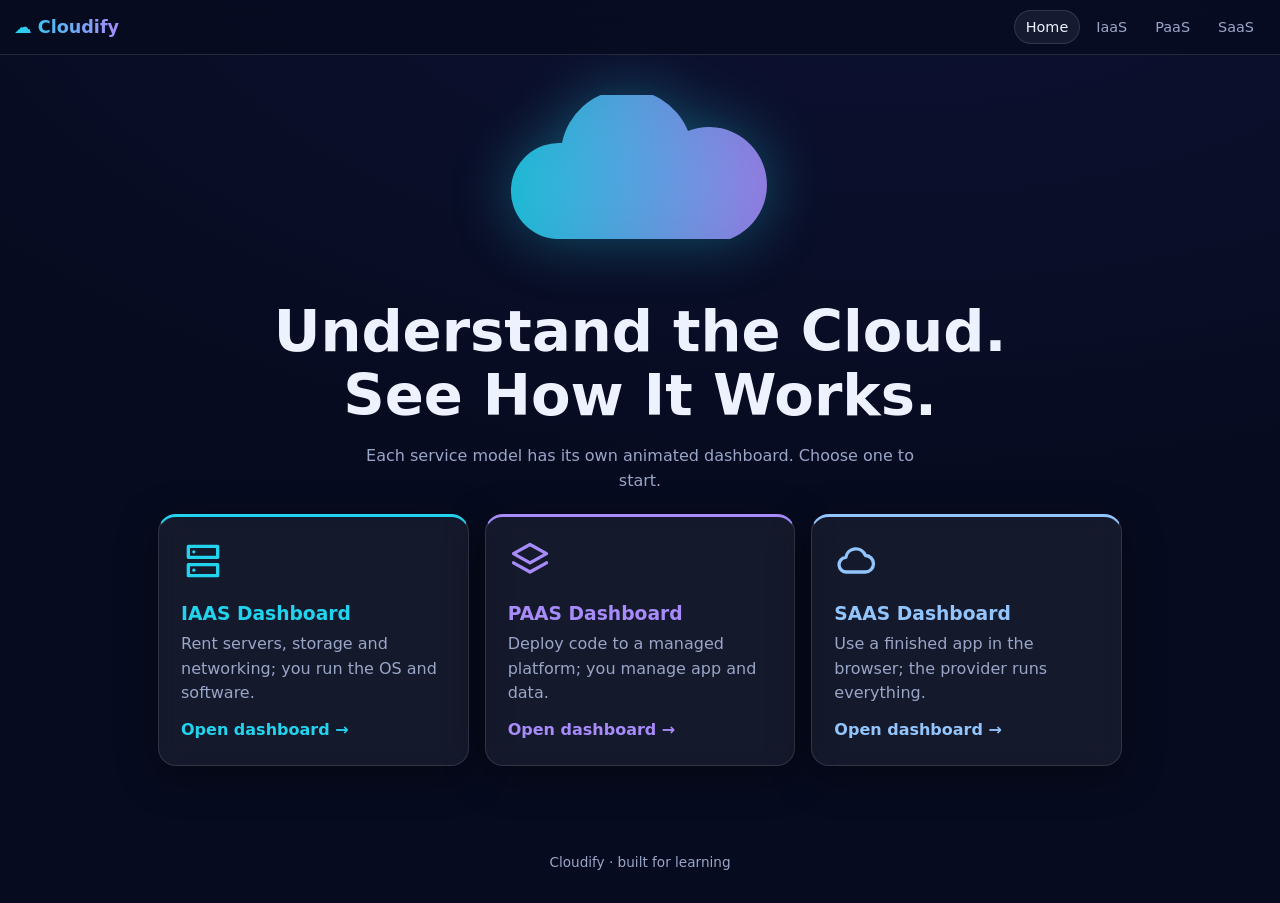
<file: index.html>
<!DOCTYPE html><html lang="en"><head><meta charset="utf-8"><meta name="viewport" content="width=device-width, initial-scale=1, viewport-fit=cover"><title>Cloudify — Interactive Cloud Computing Visualizer</title><link rel="stylesheet" href="css/style.css"></head><body><nav aria-label="Main"><b>☁ Cloudify</b><a href="index.html" class="act">Home</a><a href="iaas.html">IaaS</a><a href="paas.html">PaaS</a><a href="saas.html">SaaS</a></nav>
<section id="hero"><svg class="cloudhero" viewBox="0 0 300 150" aria-hidden="true"><defs><linearGradient id="cg" x1="0" x2="1"><stop offset="0" stop-color="#22d3ee"/><stop offset="1" stop-color="#a78bfa"/></linearGradient></defs><path d="M80 120a40 40 0 0 1 5-80 55 55 0 0 1 105-10 45 45 0 0 1 35 90z" fill="url(#cg)" opacity=".85"/></svg>
<h1 class="fade" style="animation-delay:.3s">Understand the Cloud.<br>See How It Works.</h1>
<p class="mu fade" style="animation-delay:.6s;max-width:560px;margin:0 auto">Each service model has its own animated dashboard. Choose one to start.</p>
<div class="cards fade" style="animation-delay:.9s"><a class="glass card" style="--a:#22d3ee" href="iaas.html"><svg viewBox="0 0 24 24"><path d="M4 4h16v6H4zM4 14h16v6H4zM7 7h.01M7 17h.01"/></svg><h3>IAAS Dashboard</h3><p>Rent servers, storage and networking; you run the OS and software.</p><b style="color:#22d3ee">Open dashboard →</b></a><a class="glass card" style="--a:#a78bfa" href="paas.html"><svg viewBox="0 0 24 24"><path d="M12 3l9 5-9 5-9-5zM3 13l9 5 9-5"/></svg><h3>PAAS Dashboard</h3><p>Deploy code to a managed platform; you manage app and data.</p><b style="color:#a78bfa">Open dashboard →</b></a><a class="glass card" style="--a:#93c5fd" href="saas.html"><svg viewBox="0 0 24 24"><path d="M7 18a4 4 0 0 1-.5-8 5.5 5.5 0 0 1 10.6-1A4.5 4.5 0 0 1 17 18z"/></svg><h3>SAAS Dashboard</h3><p>Use a finished app in the browser; the provider runs everything.</p><b style="color:#93c5fd">Open dashboard →</b></a></div></section><footer>Cloudify · built for learning</footer></body></html>
</file>
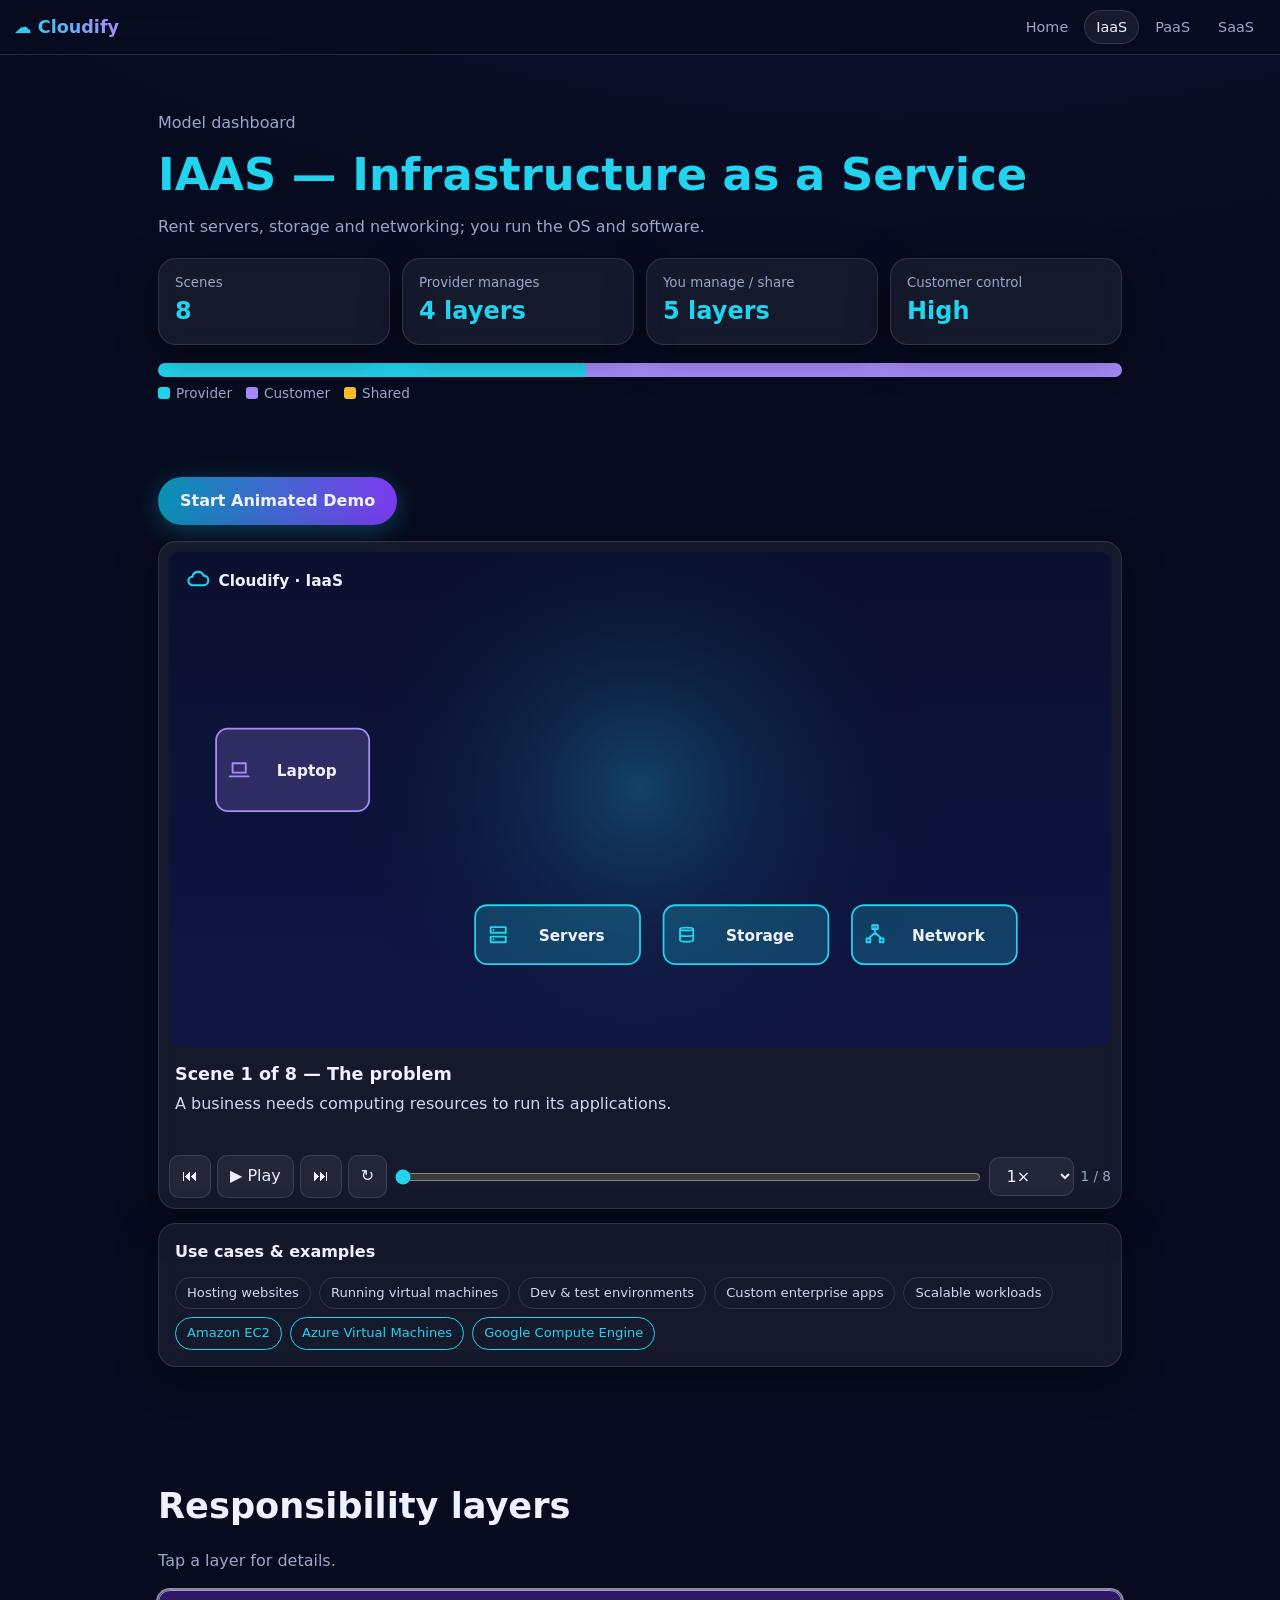
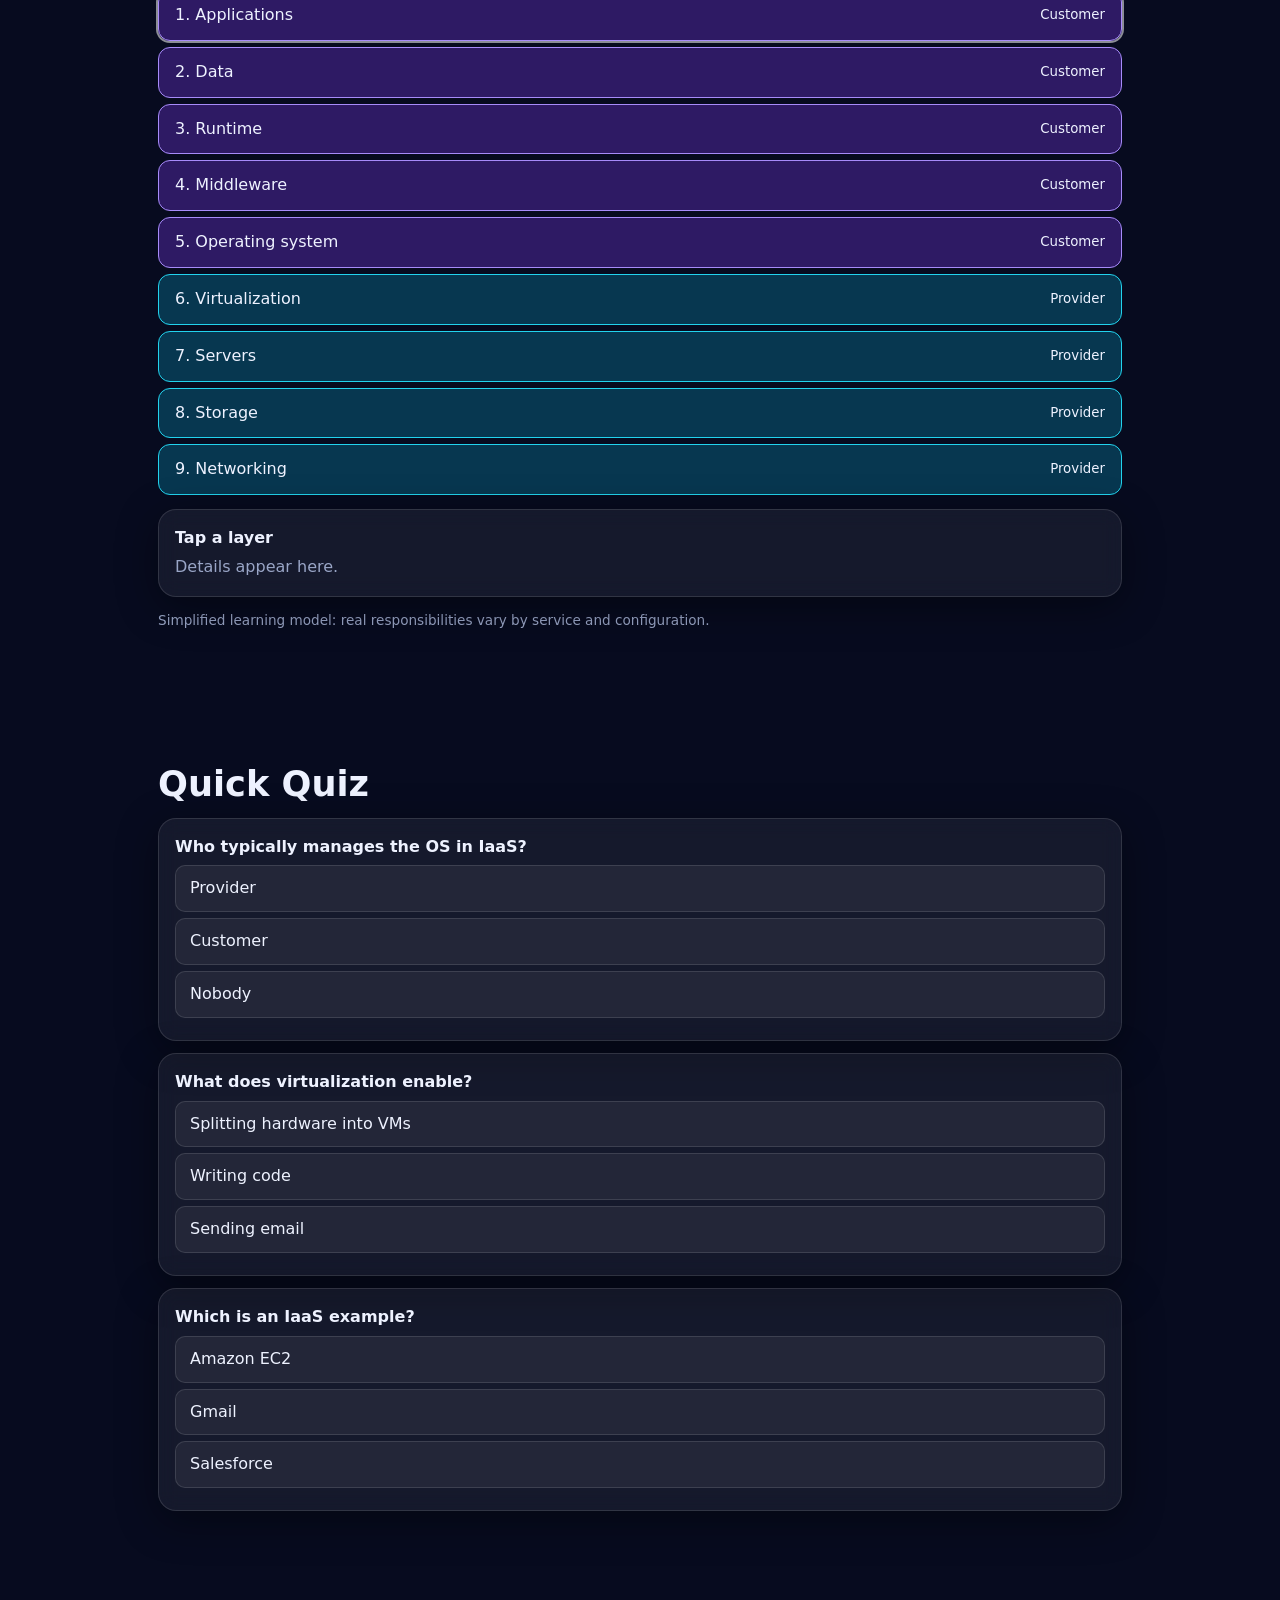
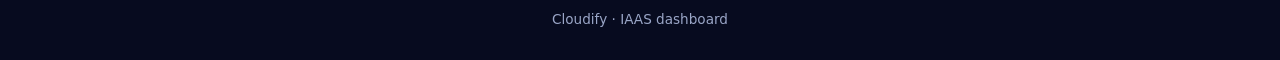
<file: iaas.html>
<!DOCTYPE html><html lang="en"><head><meta charset="utf-8"><meta name="viewport" content="width=device-width, initial-scale=1, viewport-fit=cover"><title>Cloudify — IAAS Dashboard</title><link rel="stylesheet" href="css/style.css"></head><body data-m="iaas" style="--acc:#22d3ee"><nav aria-label="Main"><b>☁ Cloudify</b><a href="index.html">Home</a><a href="iaas.html" class="act">IaaS</a><a href="paas.html">PaaS</a><a href="saas.html">SaaS</a></nav>
<section class="hd"><p class="mu" style="margin:0">Model dashboard</p><h1>IAAS — Infrastructure as a Service</h1><p class="mu">Rent servers, storage and networking; you run the OS and software.</p>
<div class="tiles"><div class="glass tile"><small>Scenes</small><b>8</b></div><div class="glass tile"><small>Provider manages</small><b id="t1"></b></div><div class="glass tile"><small>You manage / share</small><b id="t2"></b></div><div class="glass tile"><small>Customer control</small><b>High</b></div></div>
<div class="bar" id="bar"></div><div class="lg"><span><i style="background:var(--cy)"></i>Provider</span><span><i style="background:var(--vi)"></i>Customer</span><span><i style="background:var(--am)"></i>Shared</span></div></section>
<section id="stage"><div class="tabs"><button class="btn pr" id="demo">Start Animated Demo</button></div>
<div class="glass stage"><svg class="st" id="svg" viewBox="0 0 800 420" role="img" aria-label="Animated IAAS diagram"></svg>
<div class="cap"><h3 id="ct"></h3><p id="cn" aria-live="polite"></p></div>
<div class="ctl"><button id="prev" aria-label="Previous scene">⏮</button><button id="pp" aria-label="Play">▶ Play</button><button id="next" aria-label="Next scene">⏭</button><button id="rep" aria-label="Replay">↻</button><input type="range" id="tl" min="1" max="8" value="1" aria-label="Scene timeline"><select id="sp" aria-label="Speed"><option value="1">1×</option><option value=".6">0.6×</option><option value="1.6">1.6×</option></select><span class="cnt" id="cnt"></span></div></div>
<div class="glass" style="padding:16px;margin-top:14px"><b>Use cases &amp; examples</b><div class="uc" id="uc"></div></div></section>
<section><h2>Responsibility layers</h2><p class="mu">Tap a layer for details.</p><div class="lay" id="lay"></div><div class="glass" id="info"><h4>Tap a layer</h4><p class="mu" style="margin:0">Details appear here.</p></div><p class="mu" style="font-size:.85rem">Simplified learning model: real responsibilities vary by service and configuration.</p></section>
<section><h2>Quick Quiz</h2><div id="qs"></div></section>
<footer>Cloudify · IAAS dashboard</footer><script src="js/app.js"></script></body></html>
</file>
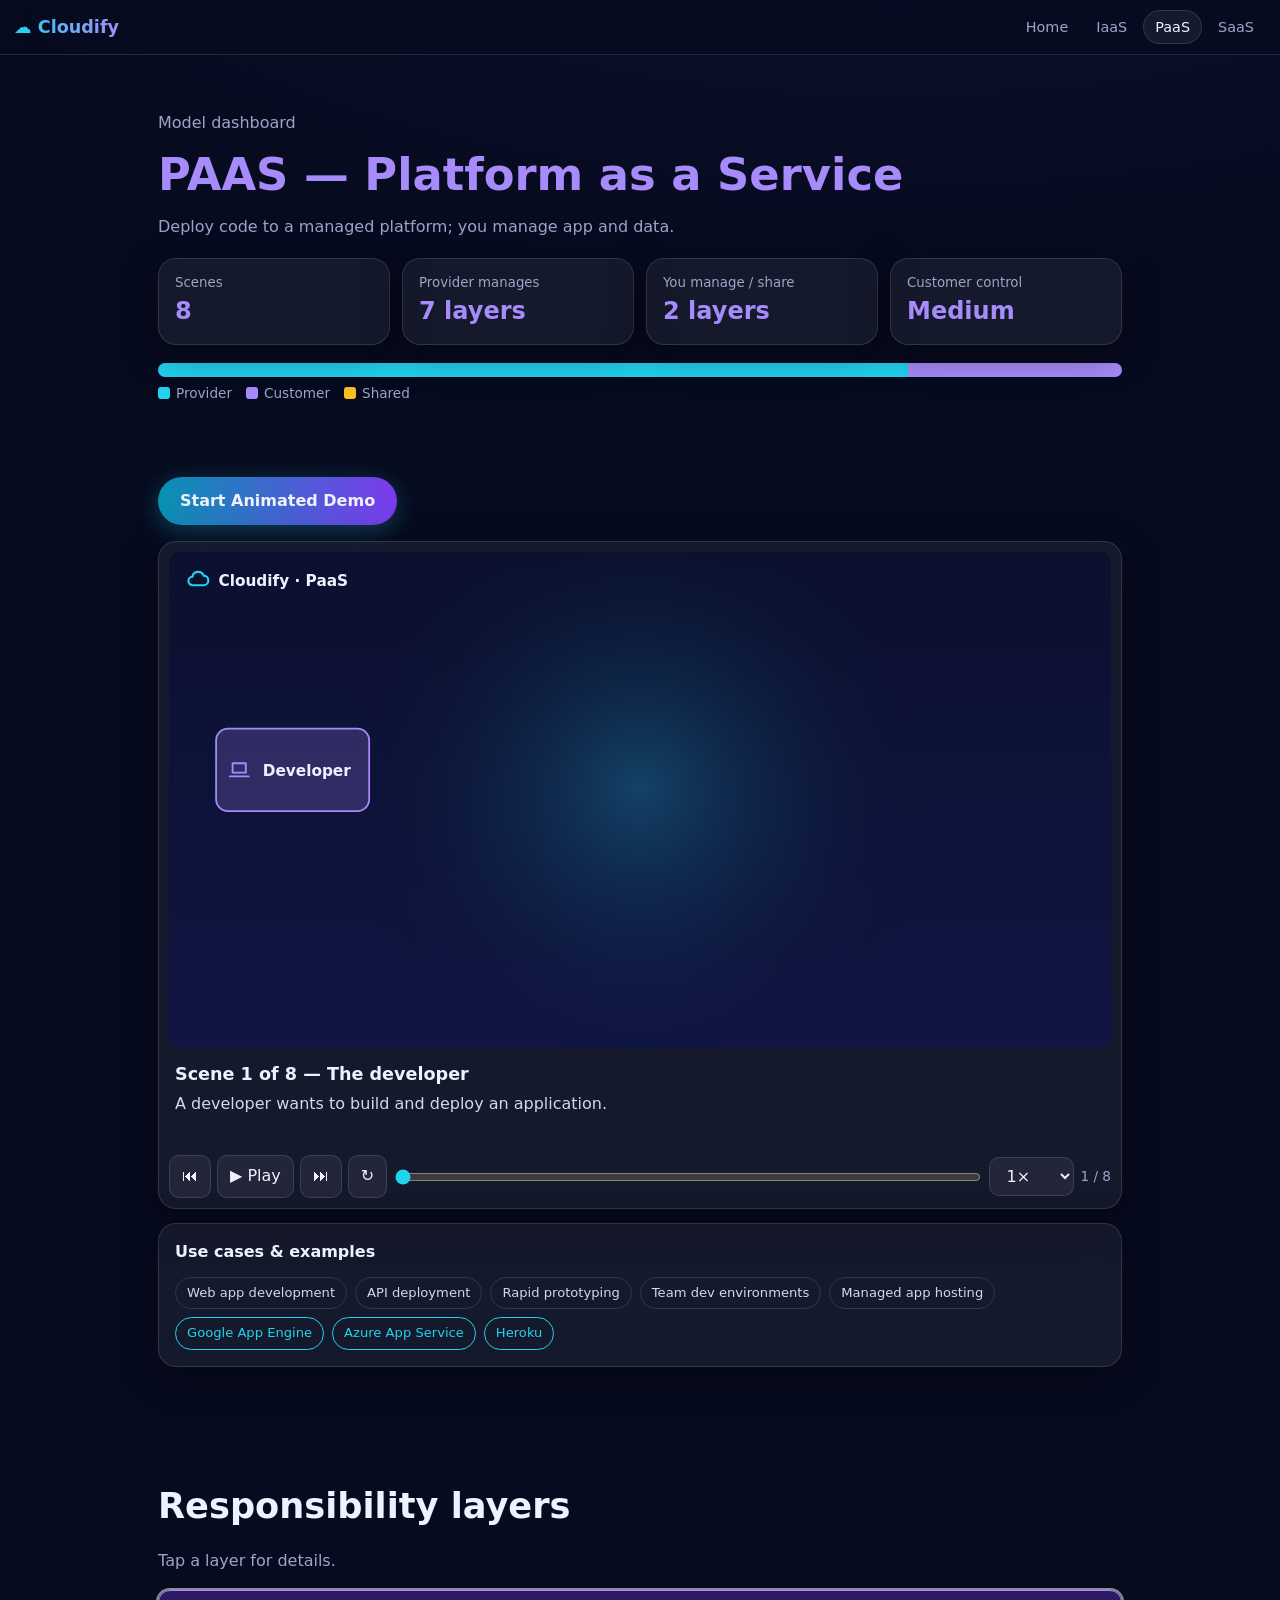
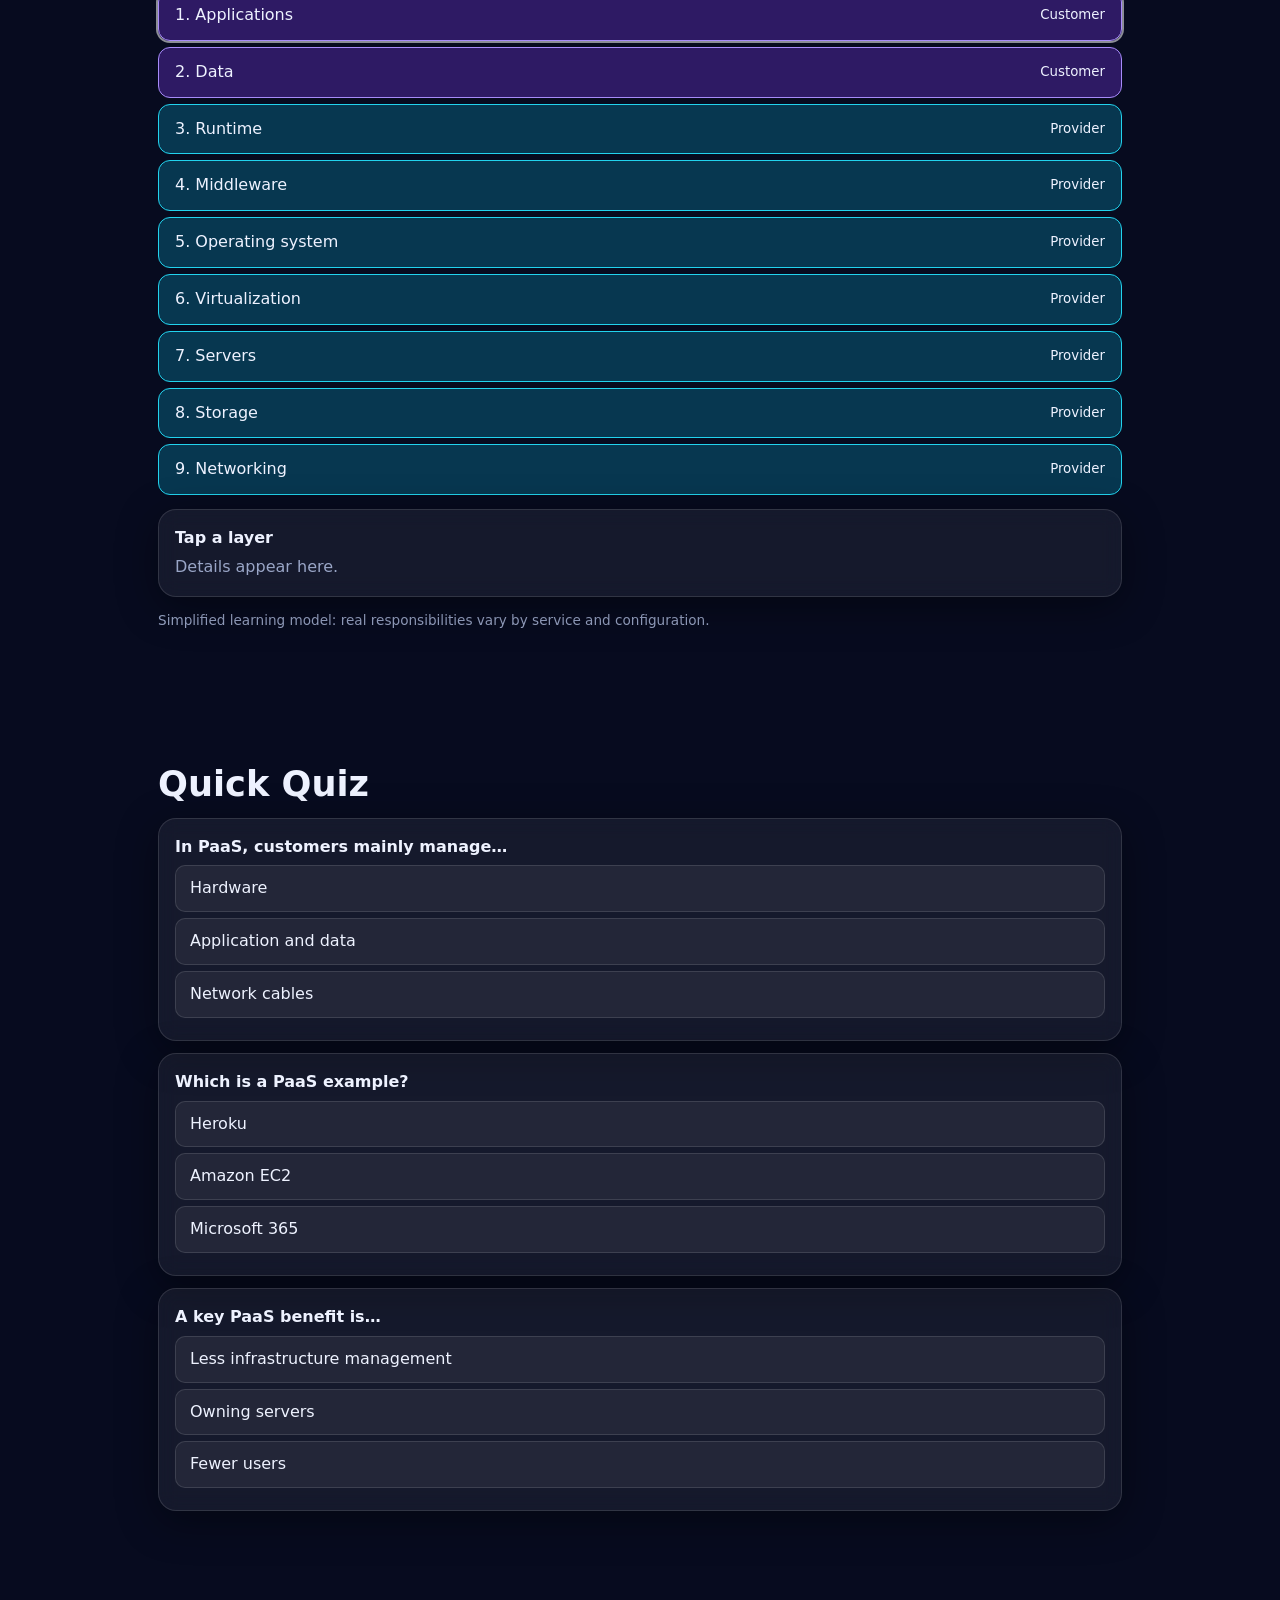
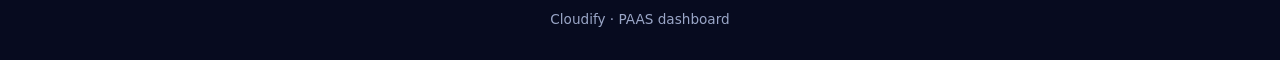
<file: paas.html>
<!DOCTYPE html><html lang="en"><head><meta charset="utf-8"><meta name="viewport" content="width=device-width, initial-scale=1, viewport-fit=cover"><title>Cloudify — PAAS Dashboard</title><link rel="stylesheet" href="css/style.css"></head><body data-m="paas" style="--acc:#a78bfa"><nav aria-label="Main"><b>☁ Cloudify</b><a href="index.html">Home</a><a href="iaas.html">IaaS</a><a href="paas.html" class="act">PaaS</a><a href="saas.html">SaaS</a></nav>
<section class="hd"><p class="mu" style="margin:0">Model dashboard</p><h1>PAAS — Platform as a Service</h1><p class="mu">Deploy code to a managed platform; you manage app and data.</p>
<div class="tiles"><div class="glass tile"><small>Scenes</small><b>8</b></div><div class="glass tile"><small>Provider manages</small><b id="t1"></b></div><div class="glass tile"><small>You manage / share</small><b id="t2"></b></div><div class="glass tile"><small>Customer control</small><b>Medium</b></div></div>
<div class="bar" id="bar"></div><div class="lg"><span><i style="background:var(--cy)"></i>Provider</span><span><i style="background:var(--vi)"></i>Customer</span><span><i style="background:var(--am)"></i>Shared</span></div></section>
<section id="stage"><div class="tabs"><button class="btn pr" id="demo">Start Animated Demo</button></div>
<div class="glass stage"><svg class="st" id="svg" viewBox="0 0 800 420" role="img" aria-label="Animated PAAS diagram"></svg>
<div class="cap"><h3 id="ct"></h3><p id="cn" aria-live="polite"></p></div>
<div class="ctl"><button id="prev" aria-label="Previous scene">⏮</button><button id="pp" aria-label="Play">▶ Play</button><button id="next" aria-label="Next scene">⏭</button><button id="rep" aria-label="Replay">↻</button><input type="range" id="tl" min="1" max="8" value="1" aria-label="Scene timeline"><select id="sp" aria-label="Speed"><option value="1">1×</option><option value=".6">0.6×</option><option value="1.6">1.6×</option></select><span class="cnt" id="cnt"></span></div></div>
<div class="glass" style="padding:16px;margin-top:14px"><b>Use cases &amp; examples</b><div class="uc" id="uc"></div></div></section>
<section><h2>Responsibility layers</h2><p class="mu">Tap a layer for details.</p><div class="lay" id="lay"></div><div class="glass" id="info"><h4>Tap a layer</h4><p class="mu" style="margin:0">Details appear here.</p></div><p class="mu" style="font-size:.85rem">Simplified learning model: real responsibilities vary by service and configuration.</p></section>
<section><h2>Quick Quiz</h2><div id="qs"></div></section>
<footer>Cloudify · PAAS dashboard</footer><script src="js/app.js"></script></body></html>
</file>
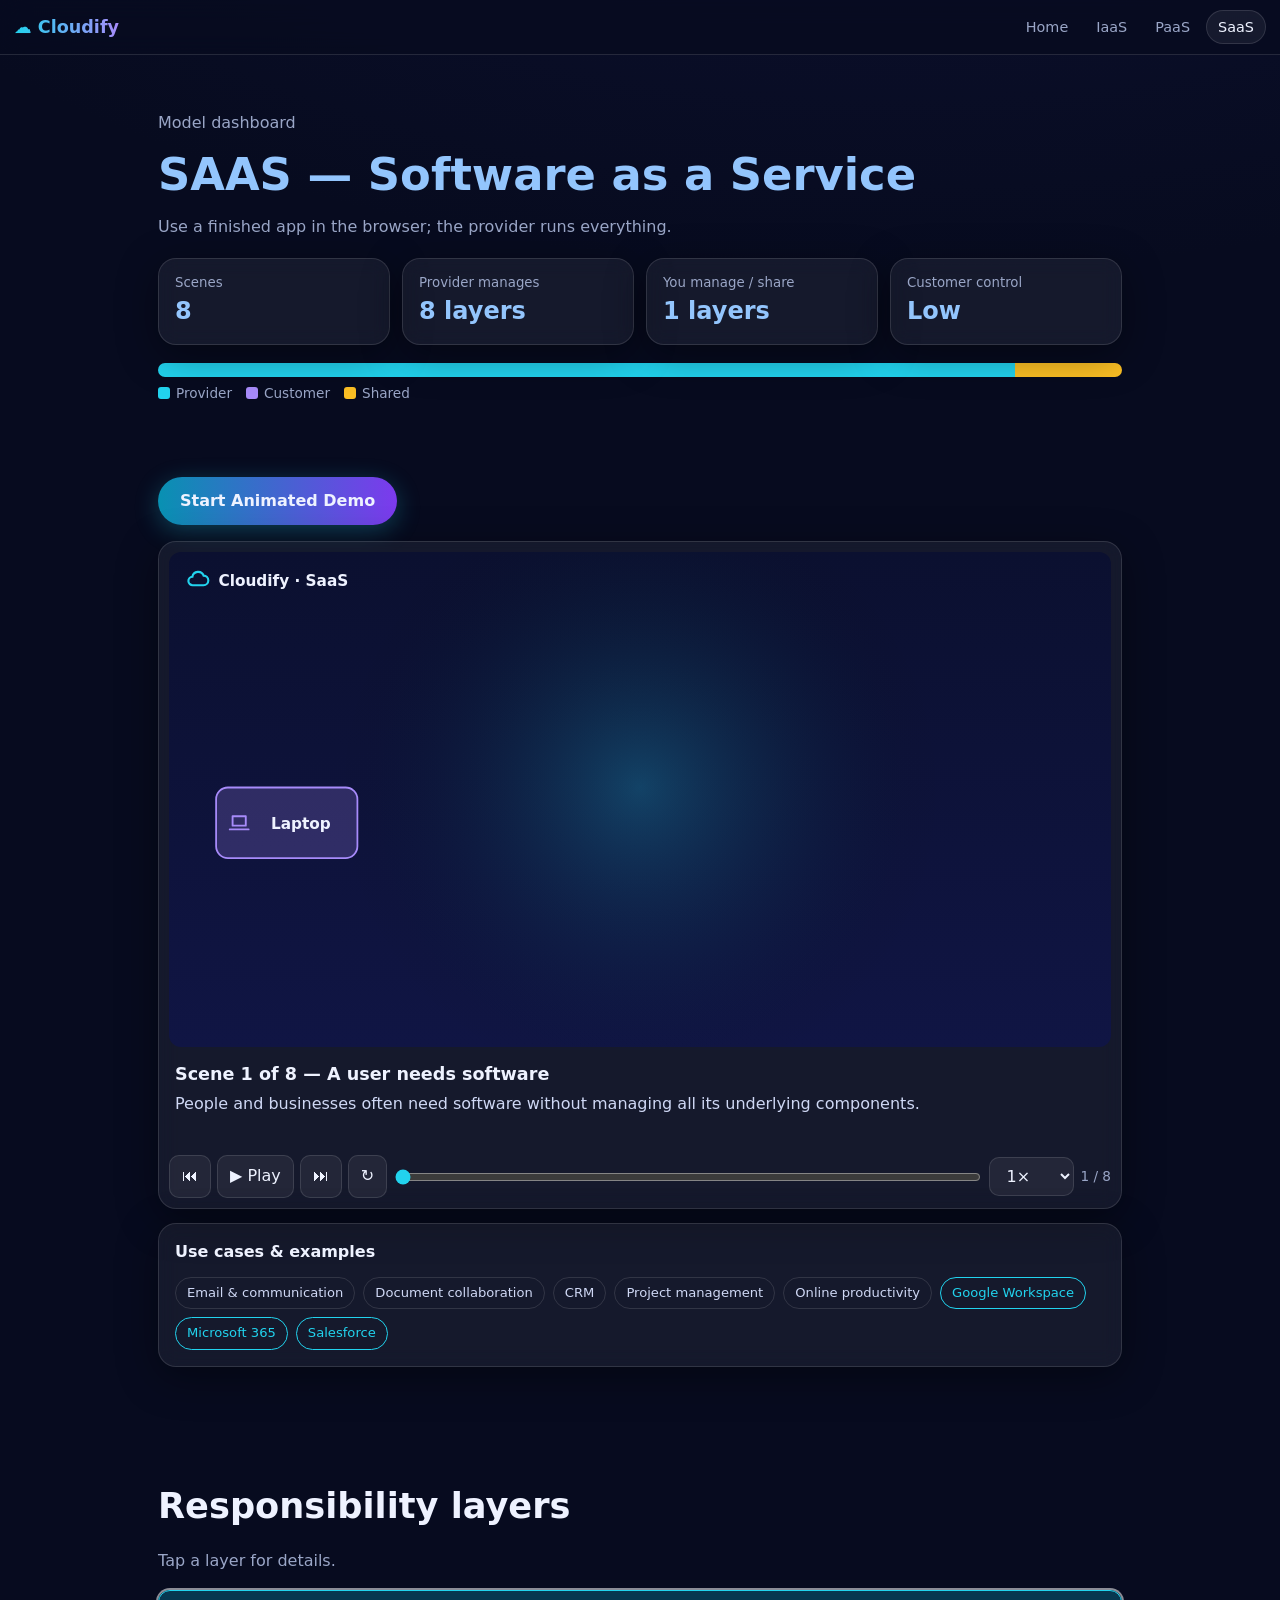
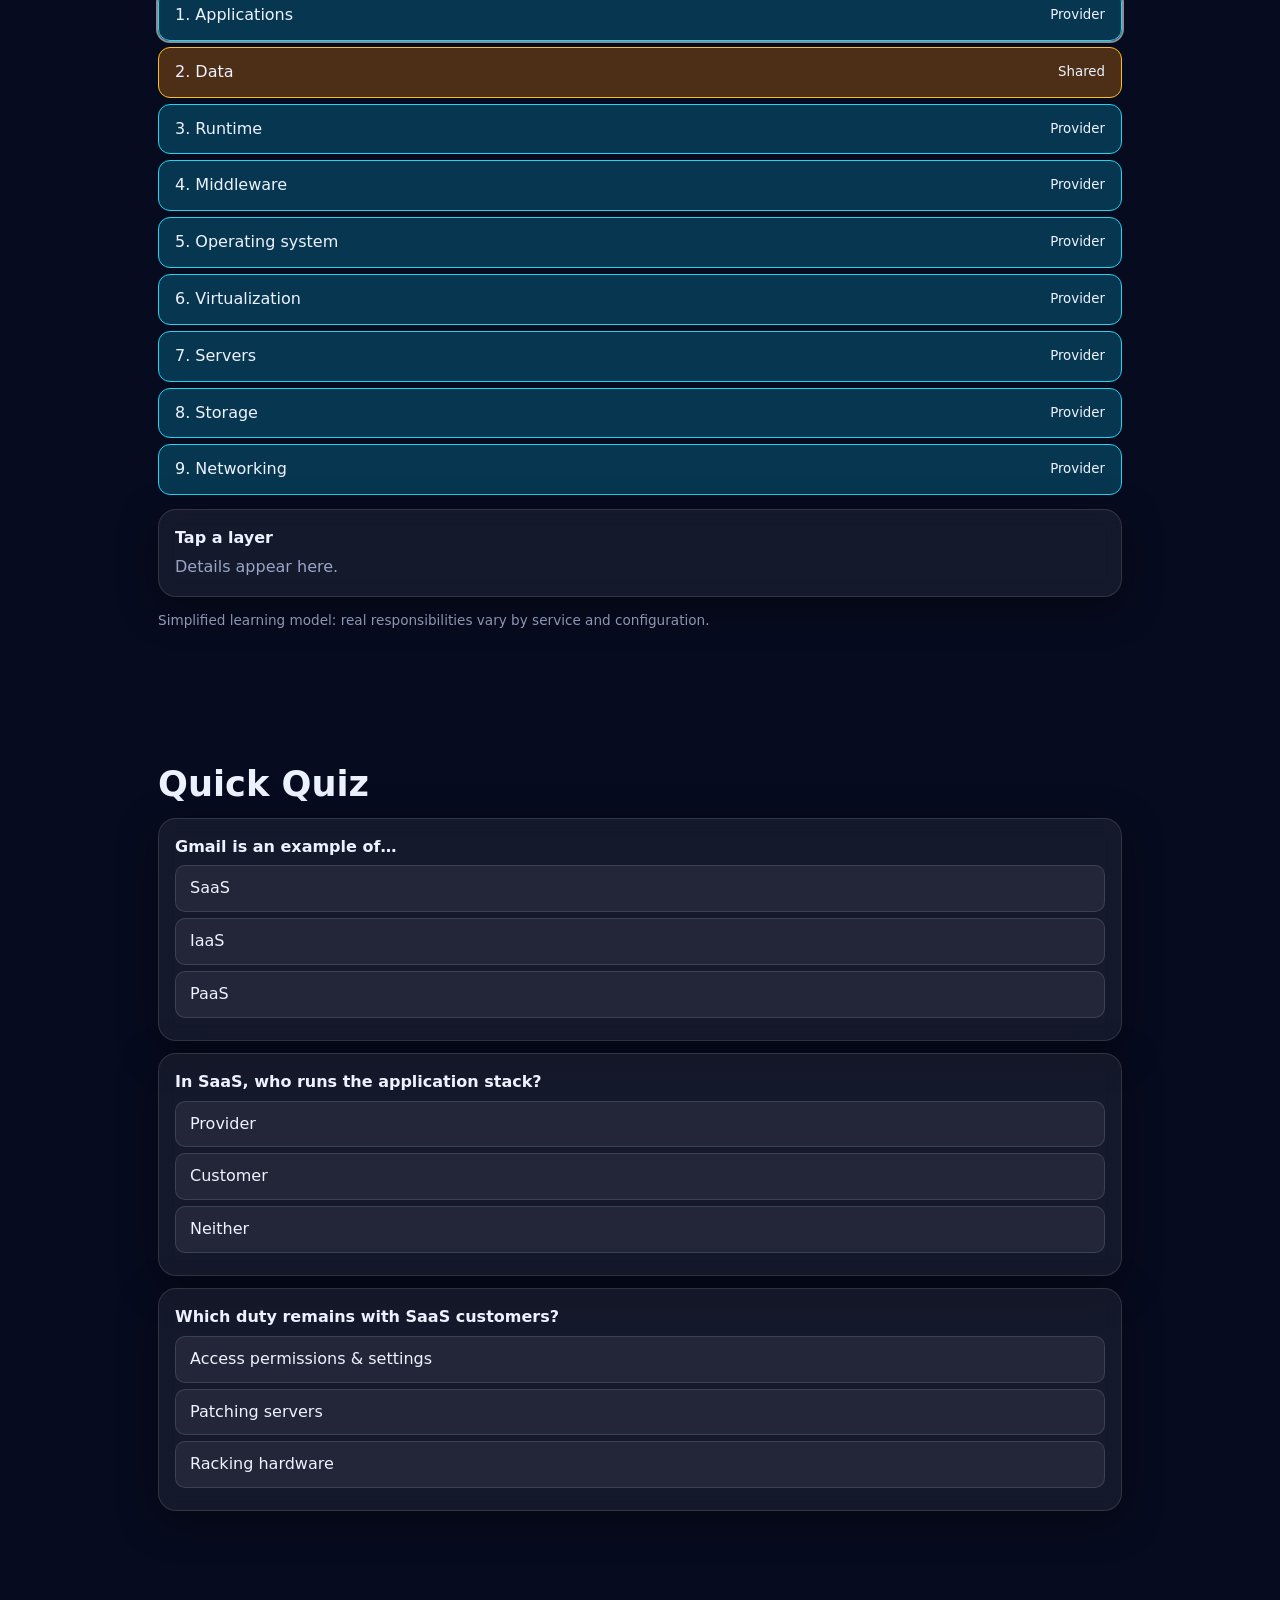
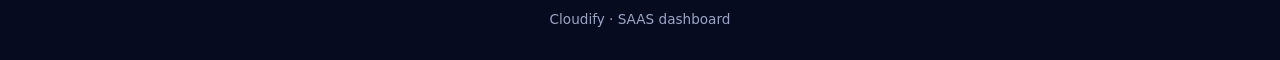
<file: saas.html>
<!DOCTYPE html><html lang="en"><head><meta charset="utf-8"><meta name="viewport" content="width=device-width, initial-scale=1, viewport-fit=cover"><title>Cloudify — SAAS Dashboard</title><link rel="stylesheet" href="css/style.css"></head><body data-m="saas" style="--acc:#93c5fd"><nav aria-label="Main"><b>☁ Cloudify</b><a href="index.html">Home</a><a href="iaas.html">IaaS</a><a href="paas.html">PaaS</a><a href="saas.html" class="act">SaaS</a></nav>
<section class="hd"><p class="mu" style="margin:0">Model dashboard</p><h1>SAAS — Software as a Service</h1><p class="mu">Use a finished app in the browser; the provider runs everything.</p>
<div class="tiles"><div class="glass tile"><small>Scenes</small><b>8</b></div><div class="glass tile"><small>Provider manages</small><b id="t1"></b></div><div class="glass tile"><small>You manage / share</small><b id="t2"></b></div><div class="glass tile"><small>Customer control</small><b>Low</b></div></div>
<div class="bar" id="bar"></div><div class="lg"><span><i style="background:var(--cy)"></i>Provider</span><span><i style="background:var(--vi)"></i>Customer</span><span><i style="background:var(--am)"></i>Shared</span></div></section>
<section id="stage"><div class="tabs"><button class="btn pr" id="demo">Start Animated Demo</button></div>
<div class="glass stage"><svg class="st" id="svg" viewBox="0 0 800 420" role="img" aria-label="Animated SAAS diagram"></svg>
<div class="cap"><h3 id="ct"></h3><p id="cn" aria-live="polite"></p></div>
<div class="ctl"><button id="prev" aria-label="Previous scene">⏮</button><button id="pp" aria-label="Play">▶ Play</button><button id="next" aria-label="Next scene">⏭</button><button id="rep" aria-label="Replay">↻</button><input type="range" id="tl" min="1" max="8" value="1" aria-label="Scene timeline"><select id="sp" aria-label="Speed"><option value="1">1×</option><option value=".6">0.6×</option><option value="1.6">1.6×</option></select><span class="cnt" id="cnt"></span></div></div>
<div class="glass" style="padding:16px;margin-top:14px"><b>Use cases &amp; examples</b><div class="uc" id="uc"></div></div></section>
<section><h2>Responsibility layers</h2><p class="mu">Tap a layer for details.</p><div class="lay" id="lay"></div><div class="glass" id="info"><h4>Tap a layer</h4><p class="mu" style="margin:0">Details appear here.</p></div><p class="mu" style="font-size:.85rem">Simplified learning model: real responsibilities vary by service and configuration.</p></section>
<section><h2>Quick Quiz</h2><div id="qs"></div></section>
<footer>Cloudify · SAAS dashboard</footer><script src="js/app.js"></script></body></html>
</file>
<file: css/style.css>
:root{--bg:#070b1f;--bg2:#0e1233;--cy:#22d3ee;--vi:#a78bfa;--am:#fbbf24;--tx:#eef2ff;--mu:#9aa6c7;--gl:rgba(255,255,255,.06);--bd:rgba(255,255,255,.12);color-scheme:dark;box-sizing:border-box;padding-top:env(safe-area-inset-top,0px);padding-bottom:env(safe-area-inset-bottom,0px)}
*{box-sizing:border-box}html{scroll-behavior:smooth;scroll-padding-top:70px}
body{margin:0;font-family:Inter,system-ui,-apple-system,"Segoe UI",sans-serif;background:radial-gradient(1200px 600px at 70% -10%,#1b1f5e55,transparent),var(--bg);color:var(--tx);line-height:1.55}
nav{position:sticky;top:0;z-index:20;display:flex;gap:4px;align-items:center;padding:10px 14px;background:rgba(7,11,31,.75);backdrop-filter:blur(12px);border-bottom:1px solid var(--bd);overflow-x:auto}
nav b{margin-right:auto;white-space:nowrap;font-size:1.1rem;background:linear-gradient(90deg,var(--cy),var(--vi));-webkit-background-clip:text;background-clip:text;color:transparent}
nav a{color:var(--mu);text-decoration:none;padding:6px 12px;border-radius:99px;font-size:.9rem;transition:.2s;white-space:nowrap}
nav a:hover,nav a.act{color:var(--tx);background:var(--gl);box-shadow:inset 0 0 0 1px var(--bd)}
a:focus-visible,button:focus-visible,input:focus-visible,select:focus-visible{outline:2px solid var(--cy);outline-offset:2px}
section{max-width:1000px;margin:0 auto;padding:56px 18px}
h1{font-size:clamp(2rem,6vw,3.6rem);line-height:1.1;margin:.3em 0}h2{font-size:clamp(1.5rem,4vw,2.2rem);margin:0 0 6px}
p.mu{color:var(--mu)}
.glass{background:var(--gl);border:1px solid var(--bd);border-radius:18px;backdrop-filter:blur(10px);box-shadow:0 10px 40px #0006}
#hero{text-align:center;padding-top:40px;position:relative}
.cloudhero{width:min(360px,80%);margin:0 auto;animation:fl 6s ease-in-out infinite;filter:drop-shadow(0 0 30px #22d3ee66)}
@keyframes fl{50%{transform:translateY(-12px)}}
.pt{position:absolute;width:4px;height:4px;border-radius:50%;background:var(--cy);opacity:0;animation:tw 4s infinite}
@keyframes tw{50%{opacity:.8;transform:translateY(-20px)}}
.fade{opacity:0;transform:translateY(14px);animation:up .8s forwards}
@keyframes up{to{opacity:1;transform:none}}
.btn{border:0;cursor:pointer;color:var(--tx);padding:12px 22px;border-radius:99px;font:inherit;font-weight:600;margin:6px;background:var(--gl);box-shadow:inset 0 0 0 1px var(--bd);transition:.2s}
.btn:hover{transform:translateY(-2px)}.btn.pr{background:linear-gradient(90deg,#0891b2,#7c3aed);box-shadow:0 6px 24px #22d3ee44}
.chips{display:flex;gap:10px;justify-content:center;flex-wrap:wrap;margin-top:18px}
.chip{padding:10px 16px;border-radius:14px;font-size:.9rem}
.tabs{display:flex;gap:8px;margin:16px 0;flex-wrap:wrap}
.tabs .btn{margin:0}.tabs .btn.on{background:linear-gradient(90deg,#0e7490,#6d28d9)}
.stage{padding:10px;overflow:hidden}
svg.st{width:100%;height:auto;display:block;border-radius:12px;background:linear-gradient(#0b1030,#101544)}
.item{opacity:0;transform:translateY(14px) scale(.95);transition:opacity .6s,transform .6s;transform-box:fill-box;transform-origin:center}
.item.on{opacity:1;transform:none}
.item rect{stroke-width:1.5}.hl .item.on rect{filter:drop-shadow(0 0 8px currentColor)}
.item text{fill:#eef2ff;font-size:13px;font-weight:600;text-anchor:middle;pointer-events:none}
.fl{display:none}.fl.on{display:inline}
.fl path{stroke:#fff6;stroke-dasharray:4 5;fill:none}
.cap{padding:14px 6px 4px}.cap h3{margin:0;font-size:1.1rem}.cap p{margin:4px 0 0;color:#cfd8f5;min-height:3.2em}
.ctl{display:flex;gap:6px;align-items:center;flex-wrap:wrap;margin-top:8px}
.ctl button,.ctl select{background:var(--gl);color:var(--tx);border:1px solid var(--bd);border-radius:10px;padding:8px 12px;font:inherit;cursor:pointer}
.ctl input[type=range]{flex:1;min-width:140px;accent-color:var(--cy)}
.cnt{color:var(--mu);font-size:.85rem;margin-left:auto}
.uc{display:flex;gap:8px;flex-wrap:wrap;margin-top:12px}.uc span{font-size:.82rem;padding:5px 11px;border-radius:99px;border:1px solid var(--bd);color:#cfd8f5}.uc span.e{border-color:var(--cy);color:var(--cy)}
.lay{display:flex;flex-direction:column;gap:6px;margin:14px 0}
.lay button{display:flex;justify-content:space-between;align-items:center;padding:12px 16px;border-radius:12px;border:1px solid var(--bd);color:var(--tx);font:inherit;cursor:pointer;background:var(--gl);transition:background .5s,border-color .5s,transform .3s}
.lay button:hover{transform:translateX(4px)}.lay button.sel{box-shadow:0 0 0 2px #fff8}
.lay .p{background:#0891b255;border-color:var(--cy)}.lay .c{background:#7c3aed55;border-color:var(--vi)}.lay .s{background:#d9770655;border-color:var(--am)}
.lg{display:flex;gap:14px;flex-wrap:wrap;font-size:.85rem;color:var(--mu)}.lg i{display:inline-block;width:12px;height:12px;border-radius:3px;margin-right:6px;vertical-align:-1px}
#info{padding:16px;margin-top:8px}#info h4{margin:0 0 4px}
.q{padding:16px;margin-bottom:12px}.q button{display:block;width:100%;text-align:left;margin:6px 0;padding:10px 14px;border-radius:10px;border:1px solid var(--bd);background:var(--gl);color:var(--tx);font:inherit;cursor:pointer}
.q button.ok{background:#16a34a55;border-color:#22c55e}.q button.no{background:#dc262655;border-color:#ef4444}
footer{text-align:center;color:var(--mu);padding:30px;font-size:.85rem}
@media(prefers-reduced-motion:reduce){*{animation:none!important;transition:none!important}.fade{opacity:1;transform:none}}

.tiles{display:grid;grid-template-columns:repeat(auto-fit,minmax(150px,1fr));gap:12px;margin:18px 0}
.tile{padding:14px 16px}.tile small{color:var(--mu);display:block}.tile b{font-size:1.5rem;color:var(--acc)}
.bar{display:flex;height:14px;border-radius:99px;overflow:hidden;margin:10px 0 6px}.bar i{display:block;height:100%}
.cards{display:grid;grid-template-columns:repeat(auto-fit,minmax(260px,1fr));gap:16px;margin-top:20px;text-align:left}
.card{padding:22px;text-decoration:none;color:var(--tx);display:block;border-top:3px solid var(--a);transition:.3s}
.card:hover{transform:translateY(-6px);box-shadow:0 16px 50px #0008}.card h3{margin:8px 0 4px;color:var(--a)}.card p{color:var(--mu);margin:0 0 12px}
.card svg{width:44px;height:44px;stroke:var(--a);fill:none;stroke-width:1.8;stroke-linecap:round;stroke-linejoin:round}
.hd{padding-bottom:0}.hd h1{font-size:clamp(1.8rem,5vw,2.8rem);color:var(--acc)}
</file>
